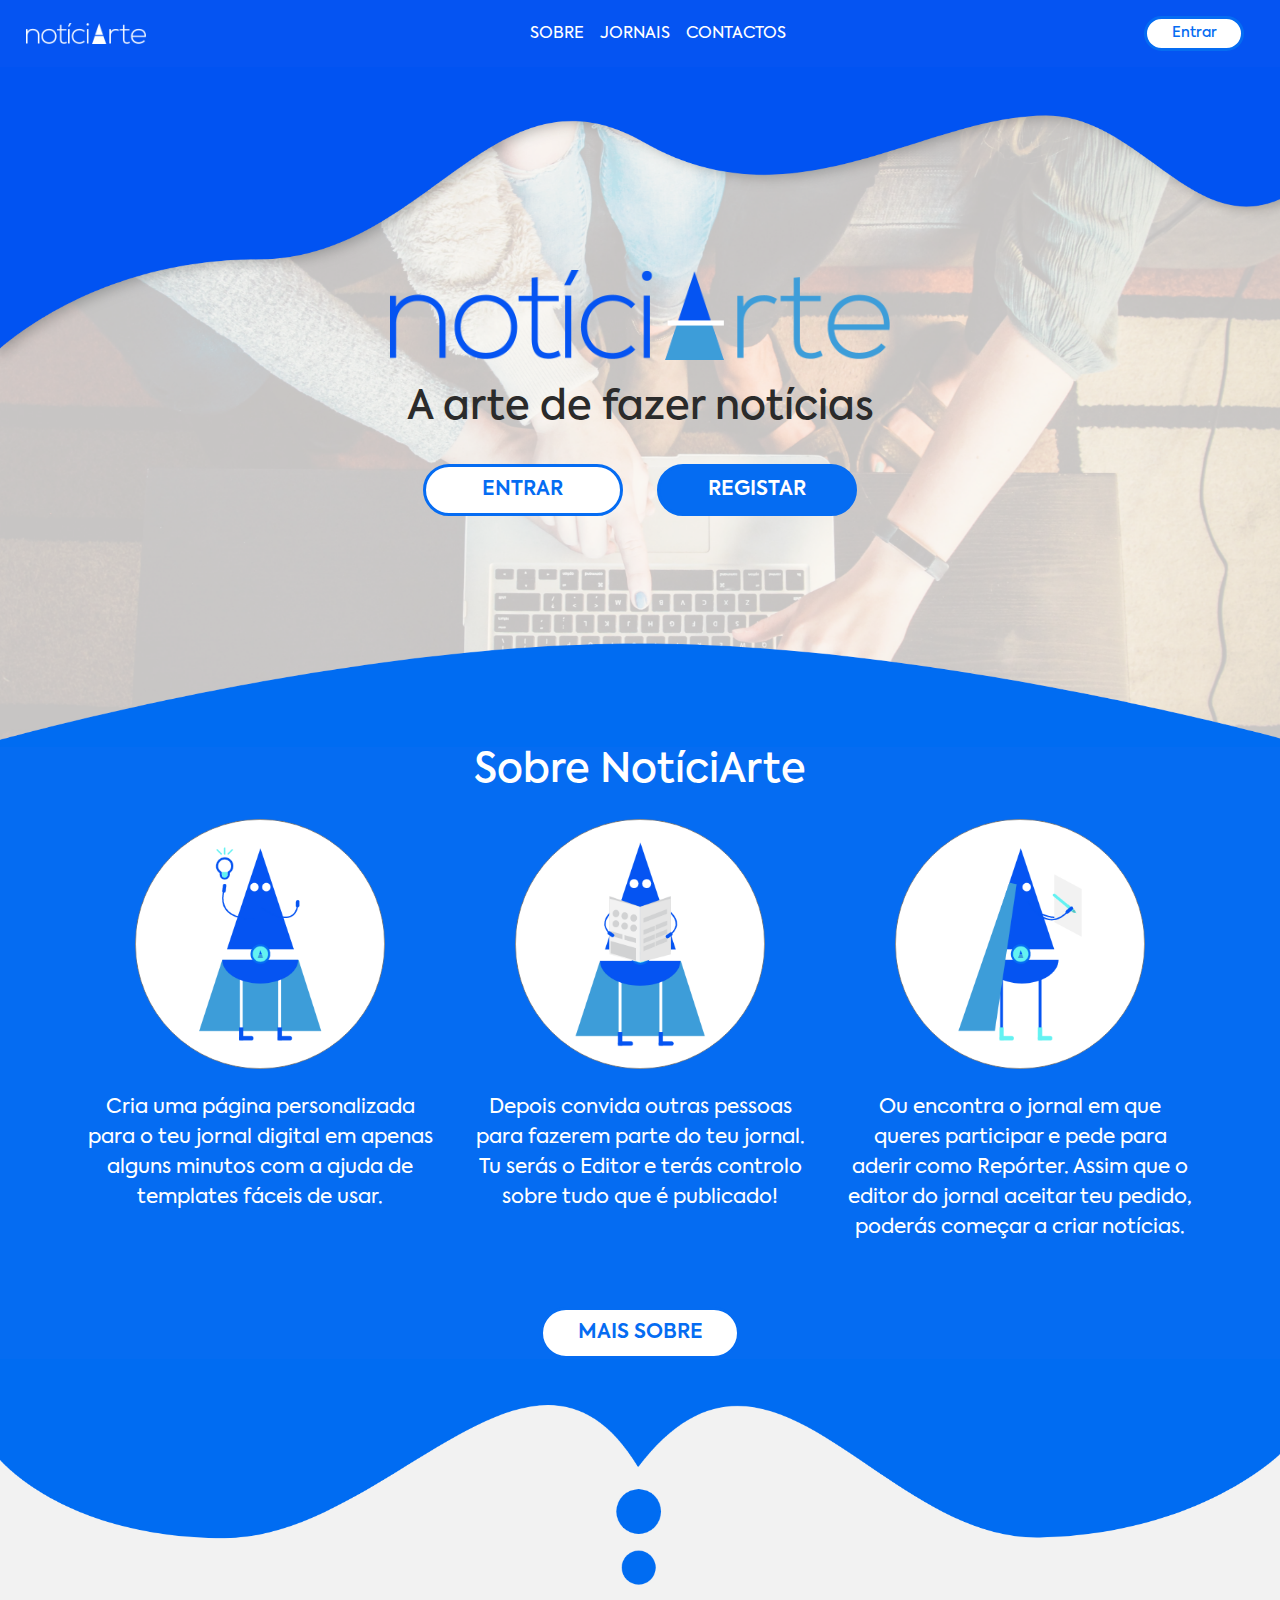
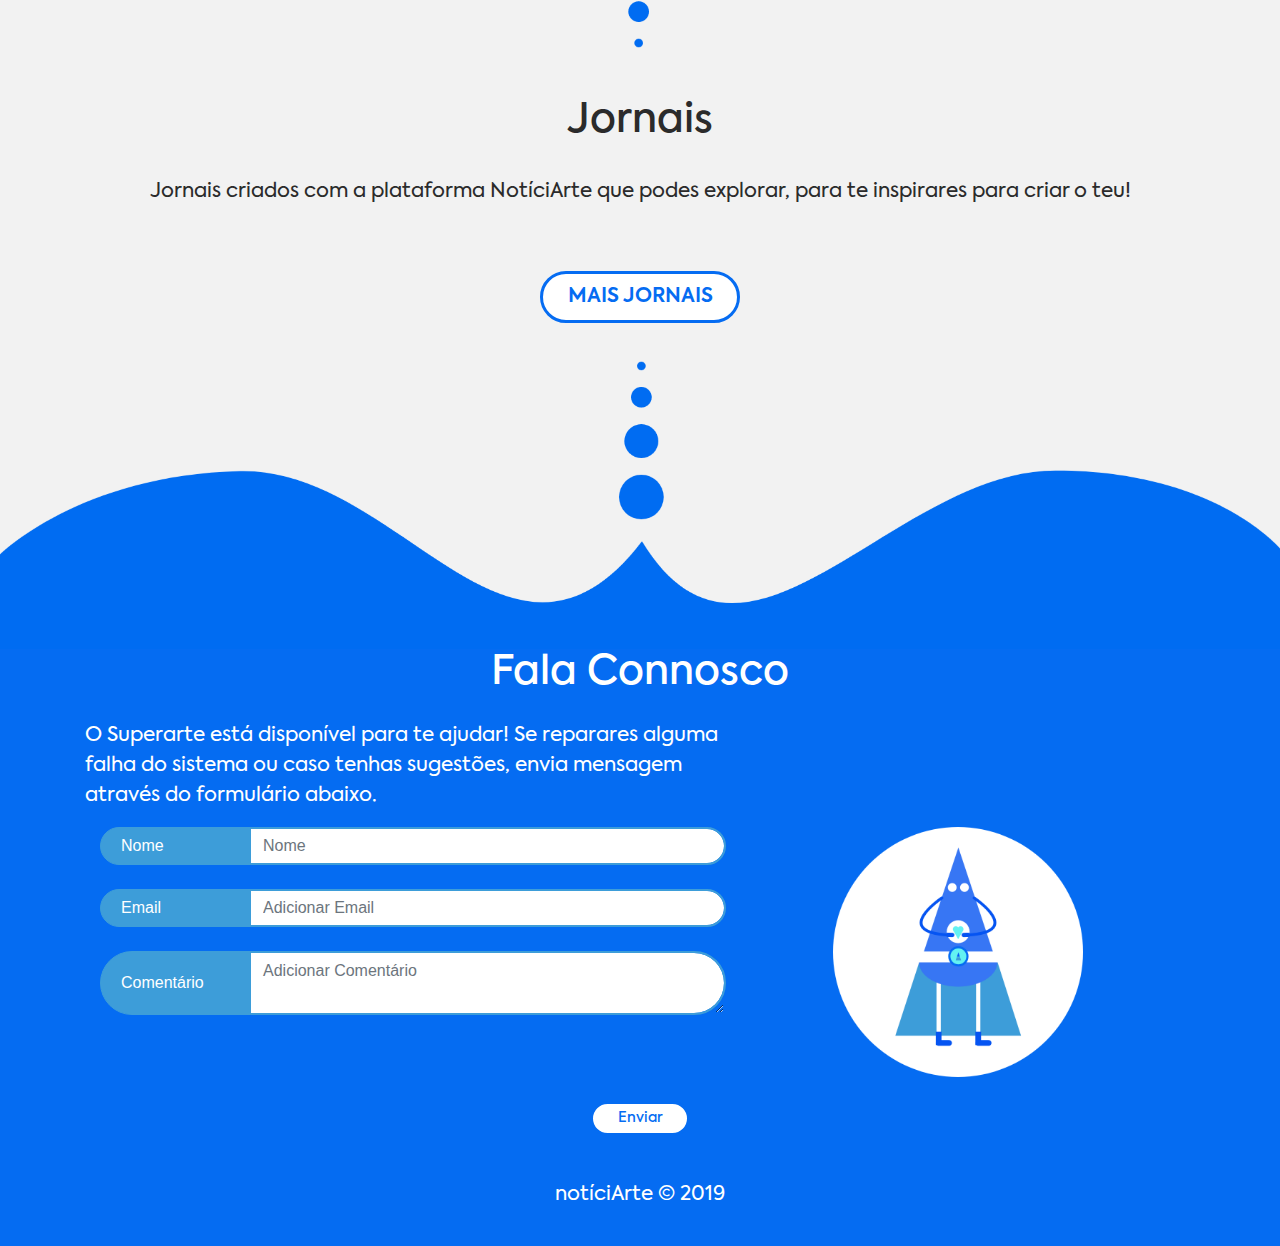
<file: index.html>
<!DOCTYPE html>
<html lang="pt">
<head>
    <meta charset="UTF-8">
    <title>Noticiarte</title>
    <link rel="stylesheet" href="./css/bootstrap.min.css">
    <link rel="stylesheet" href="./css/bootstrap-grid.min.css">
    <link rel="stylesheet" href="./css/bootstrap-reboot.min.css">
    <link rel="stylesheet" href="./css/fonts-axiforma.css">
    <link rel="stylesheet" href="./css/style.css">

</head>
<body>

<nav class="navbar navbar-expand-lg navbar-dark bg-dark fixed-top nav-blue">
     <a class="navbar-brand" href="index.html"><img src="imagens/logo_negativo.png" alt="notíciArte" class="noticiarte-nav"></a>
     <button class="navbar-toggler" type="button" data-toggle="collapse" data-target="#navbarTogglerDemo02" aria-controls="navbarTogglerDemo02" aria-expanded="false" aria-label="Toggle navigation">
         <span class="navbar-toggler-icon"></span>
     </button>

     <div class="collapse navbar-collapse justify-content-between align-items-center w-100" id="navbarTogglerDemo02">
         <ul class="navbar-nav mx-auto mt-2 mt-lg-0">
             <li class="nav-item active">
                 <a class="nav-link" href="index.html#b1">Sobre</a>
             </li>
             <li class="nav-item active">
                 <a class="nav-link" href="index.html#b2">Jornais</a>
             </li>
             <li class="nav-item active">
                 <a class="nav-link" href="index.html#b3">Contactos</a>
             </li>
         </ul>
         <form class="form-inline my-2 my-lg-0">
             <a href="#" class="btn btn-sm btn-outline-primary my-2 my-sm-0" id="btn-outline-entrar">
                 Entrar
             </a> <!-- Falta o link para o login -->
         </form>
     </div>
 </nav>

<div class="jumbotron text-center jumbotron-fluid bg-dark">
    <div class="container">
        <img src="imagens/logo_cores.png" class="img-jumbo">
        <br>
        <br>
        <h2>A arte de fazer notícias</h2>
        <br>
        <a href="#" class="btn btn-lg btn-outline-primary">Entrar</a>
        <a href="#" class="btn btn-lg btn-primary" id="btn-jumbo">Registar</a>
    </div> <!-- Faltam os links para o login e o registo -->
</div>

<div class="container-fluid container-blue container-1" id="b1">
    <div class="container justify-content-center">
        <div class="row justify-content-center">
            <h2 class="negative">Sobre NotíciArte</h2>
            <br>
            <br>
            <br>
        </div>
        <div class="row">
            <div class="col-lg-4 text-center">
                <img src="imagens/super1.png" class="img-super">
                <br>
                <p class="negative">Cria uma página personalizada para o teu jornal digital em apenas alguns minutos com
                    a ajuda de templates fáceis de usar.</p>
                <br>
                <br>
            </div>
            <div class="col-lg-4 text-center">
                <img src="imagens/Super2.png" class="img-super">
                <br>
                <p class="negative">Depois convida outras pessoas para fazerem parte do teu jornal. Tu serás o Editor e
                    terás controlo sobre tudo que é publicado!</p>
                <br>
                <br>
            </div>
            <div class="col-lg-4 text-center">
                <img src="imagens/Super3.png" class="img-super">
                <br>
                <p class="negative">Ou encontra o jornal em que queres participar e pede para aderir como Repórter.
                    Assim que o editor do jornal aceitar teu pedido, poderás começar a criar notícias.</p>
                <br>
                <br>
            </div>
        </div>
        <div class="row justify-content-center">
            <a href="sobre.html" class="btn btn-lg btn-outline-primary" id="btn-outline-sobre">Mais Sobre</a>
        </div>
    </div>
</div>

<img src="imagens/blue1.png" class="img-blue">

<div class="container">
    <div class="row justify-content-center">
        <h2 id="b2">Jornais</h2>
    </div>
    <br>
    <div class="row">
        <div class="col justify-content-center">
            <p class="text-center">Jornais criados com a plataforma NotíciArte que podes explorar, para te inspirares
                para criar o teu!</p>
        </div>
    </div>
</div>
<br>

<div class="container">
    <div class="row jornal">
        <!-- JS jornais -->
        <!-- Botão Ver não leva à página do jornal -->
    </div>

</div>


<br>
<div class="container text-center">
    <a href="jornais.html" class="btn btn-lg btn-outline-primary">Mais Jornais</a>
    <br>
    <br>
</div>

<img src="imagens/blue2.png" class="img-blue2">

<div class="container-fluid container-blue">
    <div class="container">
        <div class="row justify-content-center">
            <h2 class="negative" id="b3">Fala Connosco</h2>
            <br>
            <br>
            <br>
        </div>
        <div class="row">
            <div class="col-lg-7">
                <p class="negative">O Superarte está disponível para te ajudar! Se reparares alguma falha do sistema ou
                    caso tenhas sugestões, envia mensagem através do formulário abaixo.</p>

            </div>
        </div>
        <form id="myform">
            <div class="container">
                <div class="form-row">
                    <div class="col-lg-7 mb-3">
                        <div class="input-group">
                            <div class="input-group-prepend">
                                <span class="input-group-text input-group-1 form-rounded">Nome</span>
                            </div>
                            <input type="text" id="name" class="form-control form-control-1 form-rounded"
                                   placeholder="Nome" required>
                        </div>
                        <br>
                        <div class="input-group">
                            <div class="input-group-prepend">
                                <span class="input-group-text input-group-1 form-rounded">Email</span>
                            </div>
                            <input type="email" id="email" class="form-control form-control-1 form-rounded"
                                   placeholder="Adicionar Email" required>
                        </div>
                        <br>
                        <div class="input-group">
                            <div class="input-group-prepend">
                                <span class="input-group-text input-group-1 form-rounded">Comentário</span>
                            </div>
                            <label for="comment"></label><textarea type="text" id="comment"
                                                                   class="form-control form-control-1 form-rounded"
                                                                   placeholder="Adicionar Comentário"
                                                                   required></textarea>
                        </div>
                        <br>
                    </div>
                    <div class="col-lg-5 text-center">
                        <img src="imagens/super4.png" class="img-super">
                        <br>
                    </div>
                </div>
                <div class="row justify-content-center">
                    <button type="submit" class="btn btn-sm btn-outline-primary" id="btn-outline-enviar">Enviar</button>
                </div> <!-- Botão Enviar não envia nada -->
                <br>
            </div>
        </form>
    </div>

</div>


<footer>
    <div class="container">
        <div class="row justify-content-center align-items-center">
            <p class="negative">notíciArte &copy; 2019</p>
        </div>
    </div>

</footer>

</body>

<script src="https://code.jquery.com/jquery-3.2.1.slim.min.js"
        integrity="sha384-KJ3o2DKtIkvYIK3UENzmM7KCkRr/rE9/Qpg6aAZGJwFDMVNA/GpGFF93hXpG5KkN"
        crossorigin="anonymous"></script>
<script src="https://cdnjs.cloudflare.com/ajax/libs/popper.js/1.12.9/umd/popper.min.js"
        integrity="sha384-ApNbgh9B+Y1QKtv3Rn7W3mgPxhU9K/ScQsAP7hUibX39j7fakFPskvXusvfa0b4Q"
        crossorigin="anonymous"></script>
<script src="js/bootstrap.min.js"></script>
<script src="js/bootstrap.bundle.min.js"></script>
<script src="https://ajax.googleapis.com/ajax/libs/jquery/3.3.1/jquery.min.js">
</script>

<!-- Script to get JSON file and display its content -->
<script type = "text/javascript" language="javascript">


    $(document).ready(function(){

        $.ajax({
            url: 'http://noticiarte.ddns.net/api/jornais',
            method: 'GET',
            type: 'json',
            success: function (res) {
                console.log(res);
                // largura da resposta - res.length
                for (var position = 0; position < 3; position++) {
                    console.log(position);
                    $('.jornal').append(
                        '<div class="col-lg-4">' +
                        '<div class="card">' +
                        '<img src="http://noticiarte.ddns.net/uploads/' + res[position].imagem_jornal + '" class="card-img-top" alt="imagem jornal">' +
                        '<div class="card-body">' +
                        '<h4 class="card-title">' + res[position].nome_jornal + '</h4>' +
                        '<p class="card-text">' + res[position].descricao + '</p>' +
                        '<a href="#" class="btn btn-sm btn-secondary">Ver</a>' +
                        '</div>' +
                        '</div>' +
                        '<br>' +
                        '</div>');
                        /*'<h2>'+res[position].nome_jornal +'</h2>'+
                        '<div class="descricao">'+
                            '<p>'+ res[position].descricao + '</p>'+
                            '<img src="http://noticiarte.ddns.net/uploads/' + res[position].imagem_jornal + '">' +
                        '</div>');*/
                }
            },
            error: function (error) {
                console.log(error);
            }
        });
    });
</script>
</html>
</file>
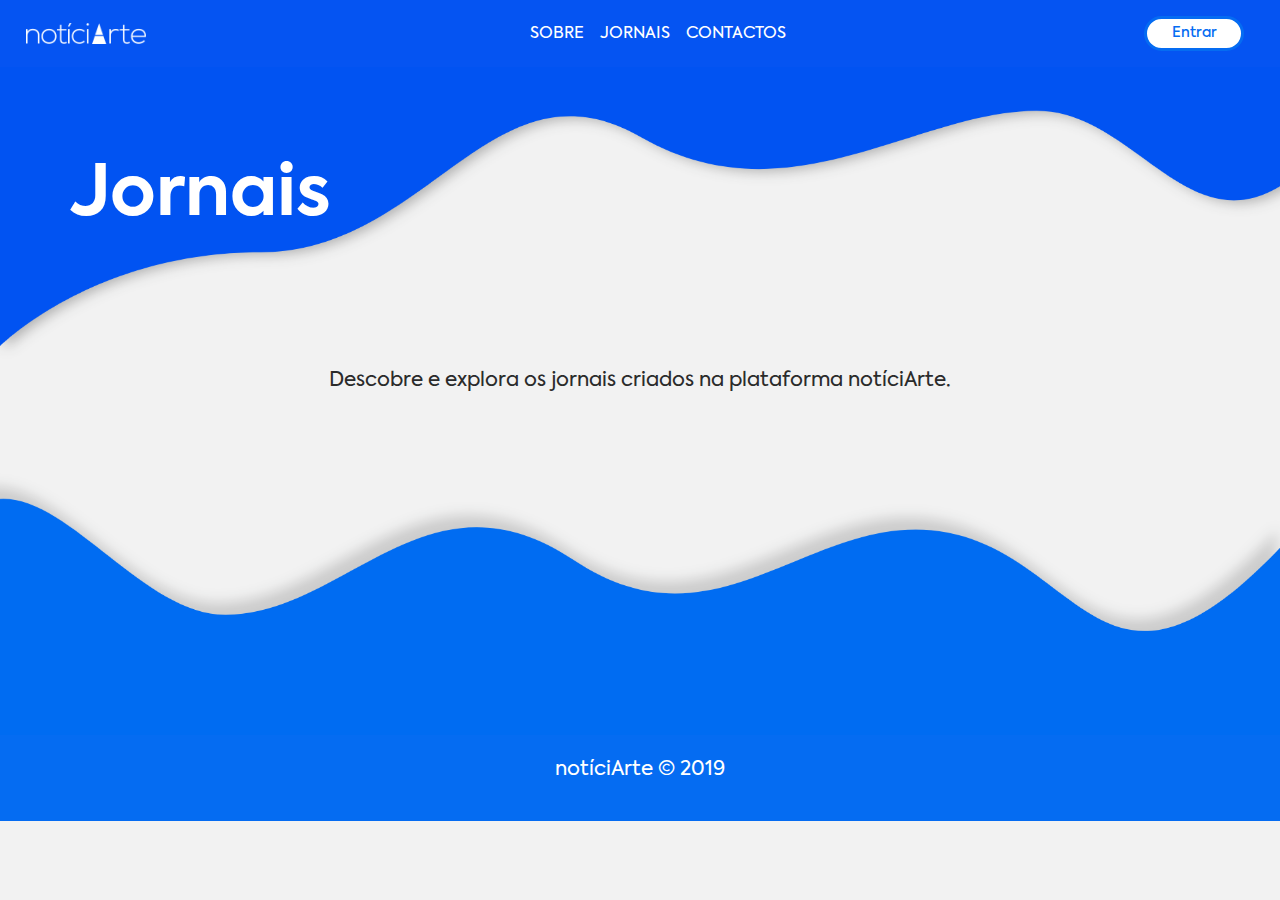
<file: jornais.html>
<!DOCTYPE html>
<html lang="pt">
<head>
    <meta charset="UTF-8">
    <title>Noticiarte - Jornais</title>
    <link rel="stylesheet" href="css/bootstrap.css">
    <link rel="stylesheet" href="css/bootstrap.min.css">
    <link rel="stylesheet" href="css/bootstrap-grid.css">
    <link rel="stylesheet" href="css/bootstrap-grid.min.css">
    <link rel="stylesheet" href="css/bootstrap-reboot.css">
    <link rel="stylesheet" href="css/bootstrap-reboot.min.css">
    <link rel="stylesheet" href="css/fonts-axiforma.css">
    <link rel="stylesheet" href="css/style.css">
</head>
<body>

<nav class="navbar navbar-expand-lg navbar-dark bg-dark fixed-top nav-blue">
    <a class="navbar-brand" href="index.html"><img src="imagens/logo_negativo.png" alt="notíciArte" class="noticiarte-nav"></a>
    <button class="navbar-toggler" type="button" data-toggle="collapse" data-target="#navbarTogglerDemo02" aria-controls="navbarTogglerDemo02" aria-expanded="false" aria-label="Toggle navigation">
        <span class="navbar-toggler-icon"></span>
    </button>

    <div class="collapse navbar-collapse justify-content-between align-items-center w-100" id="navbarTogglerDemo02">
        <ul class="navbar-nav mx-auto mt-2 mt-lg-0">
            <li class="nav-item active">
                <a class="nav-link" href="index.html#b1">Sobre</a>
            </li>
            <li class="nav-item active">
                <a class="nav-link" href="index.html#b2">Jornais</a>
            </li>
            <li class="nav-item active">
                <a class="nav-link" href="index.html#b3">Contactos</a>
            </li>
        </ul>
        <form class="form-inline my-2 my-lg-0">
            <a href="#" class="btn btn-sm btn-outline-primary my-2 my-sm-0" id="btn-outline-entrar">
                Entrar
            </a> <!-- Falta o link para o login -->
        </form>
    </div>
</nav>


<img src="imagens/blueTop.png" class="img-blue3">

<div class="container">
    <div class="row">
        <h1 class="negative h1-sobre">Jornais</h1>
    </div>
</div>

<div class="container">
    <div class="row">
        <div class="col justify-content-center jornais-texto">
            <p class="text-center">Descobre e explora os jornais criados na plataforma notíciArte.</p>
        </div>
    </div>
</div>

<div class="container">
    <div class="row jornaisTodos"></div>
    <!-- JS jornais -->
    <!-- Botão Ver não leva à página do jornal -->
</div>

<img src="imagens/blue4.png" class="img-blue2">

<footer>
    <div class="container">
        <div class="row justify-content-center align-items-center">
            <p class="negative">notíciArte &copy; 2019</p>
        </div>
    </div>

</footer>

</body>

<script src="https://code.jquery.com/jquery-3.2.1.slim.min.js"
        integrity="sha384-KJ3o2DKtIkvYIK3UENzmM7KCkRr/rE9/Qpg6aAZGJwFDMVNA/GpGFF93hXpG5KkN"
        crossorigin="anonymous"></script>
<script src="https://cdnjs.cloudflare.com/ajax/libs/popper.js/1.12.9/umd/popper.min.js"
        integrity="sha384-ApNbgh9B+Y1QKtv3Rn7W3mgPxhU9K/ScQsAP7hUibX39j7fakFPskvXusvfa0b4Q"
        crossorigin="anonymous"></script>
<script src="js/bootstrap.min.js"></script>
<script src="js/bootstrap.bundle.min.js"></script>
<script src="https://ajax.googleapis.com/ajax/libs/jquery/3.3.1/jquery.min.js"></script>

<!-- Script to get JSON file and display its content -->
<script type = "text/javascript" language="javascript">


    $(document).ready(function(){

        $.ajax({
            url: 'http://noticiarte.ddns.net/api/jornais',
            method: 'GET',
            type: 'json',
            success: function (res) {
                console.log(res);
                // largura da resposta - res.length
                for (var position = 0; position < res.length; position++) {
                    console.log(position);
                    $('.jornaisTodos').append(
                        '<div class="col-lg-4">' +
                        '<div class="card">' +
                        '<img src="http://noticiarte.ddns.net/uploads/' + res[position].imagem_jornal + '" class="card-img-top" alt="imagem jornal">' +
                        '<div class="card-body">' +
                        '<h4 class="card-title">' + res[position].nome_jornal + '</h4>' +
                        '<p class="card-text">' + res[position].descricao + '</p>' +
                        '<a href="#" class="btn btn-sm btn-secondary">Ver</a>' + /* Este botão precisa levar para a página de cada jornal */
                        '</div>' +
                        '</div>' +
                        '<br>' +
                        '</div>');
                }
            },
            error: function (error) {
                console.log(error);
            }
        });
    });
</script>

</html>
</file>
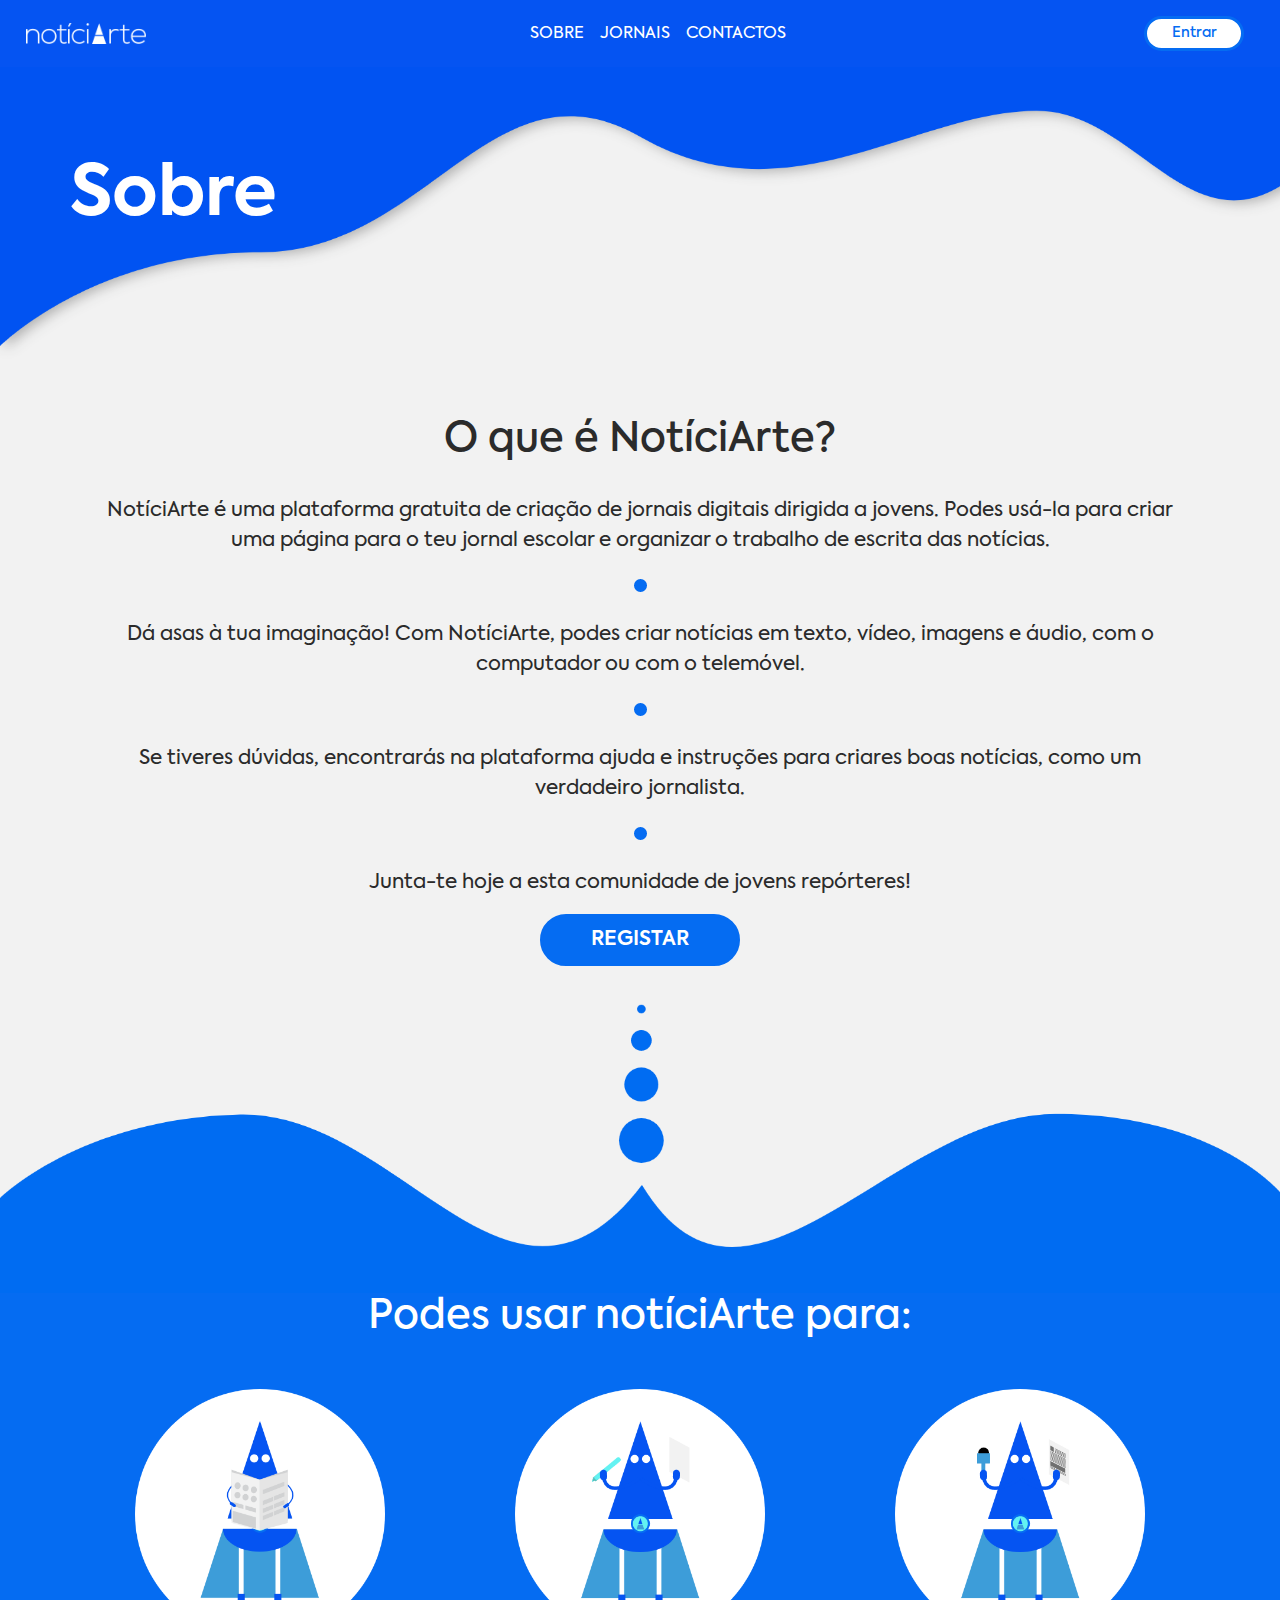
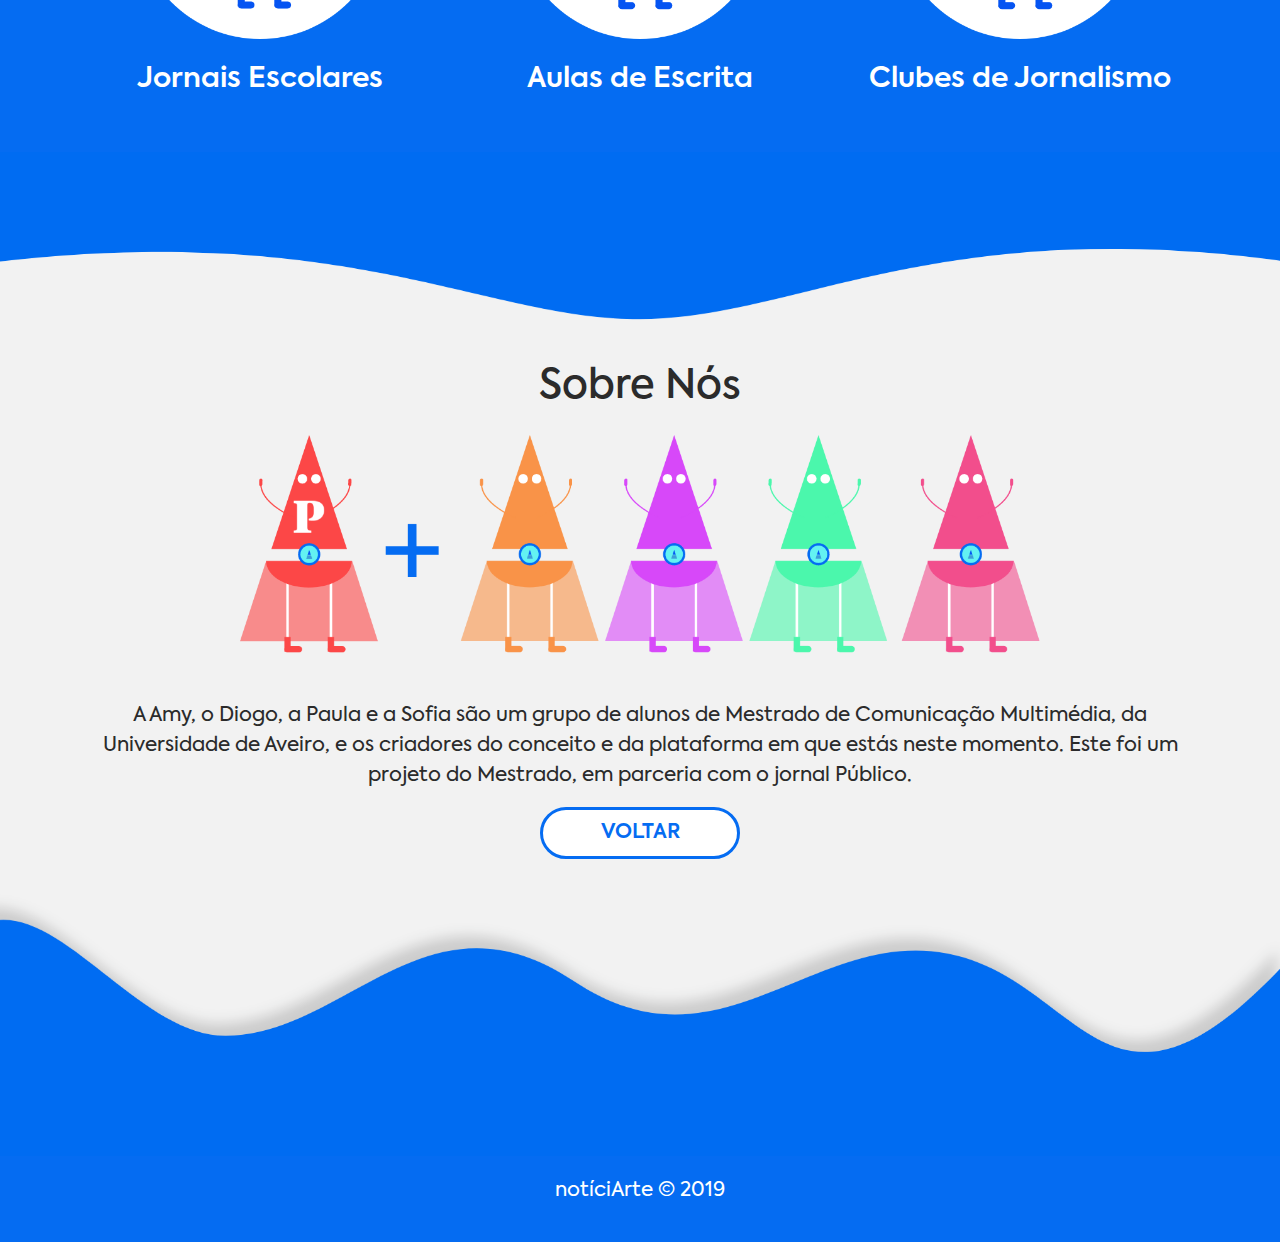
<file: sobre.html>
<!DOCTYPE html>
<html lang="pt">
<head>
    <meta charset="UTF-8">
    <title>Noticiarte - Sobre</title>
    <link rel="stylesheet" href="css/bootstrap.css">
    <link rel="stylesheet" href="css/bootstrap.min.css">
    <link rel="stylesheet" href="css/bootstrap-grid.css">
    <link rel="stylesheet" href="css/bootstrap-grid.min.css">
    <link rel="stylesheet" href="css/bootstrap-reboot.css">
    <link rel="stylesheet" href="css/bootstrap-reboot.min.css">
    <link rel="stylesheet" href="css/fonts-axiforma.css">
    <link rel="stylesheet" href="css/style.css">
</head>
<body>

<nav class="navbar navbar-expand-lg navbar-dark bg-dark fixed-top nav-blue">
    <a class="navbar-brand" href="index.html"><img src="imagens/logo_negativo.png" alt="notíciArte" class="noticiarte-nav"></a>
    <button class="navbar-toggler" type="button" data-toggle="collapse" data-target="#navbarTogglerDemo02" aria-controls="navbarTogglerDemo02" aria-expanded="false" aria-label="Toggle navigation">
        <span class="navbar-toggler-icon"></span>
    </button>

    <div class="collapse navbar-collapse justify-content-between align-items-center w-100" id="navbarTogglerDemo02">
        <ul class="navbar-nav mx-auto mt-2 mt-lg-0">
            <li class="nav-item active">
                <a class="nav-link" href="index.html#b1">Sobre</a>
            </li>
            <li class="nav-item active">
                <a class="nav-link" href="index.html#b2">Jornais</a>
            </li>
            <li class="nav-item active">
                <a class="nav-link" href="index.html#b3">Contactos</a>
            </li>
        </ul>
        <form class="form-inline my-2 my-lg-0">
            <a href="#" class="btn btn-sm btn-outline-primary my-2 my-sm-0" id="btn-outline-entrar">
                Entrar
            </a> <!-- Falta o link para o login -->
        </form>
    </div>
</nav>


<img src="imagens/blueTop.png" class="img-blue3">

<div class="container">
    <div class="row">
        <h1 class="negative h1-sobre">Sobre</h1>
    </div>
</div>

<div class="container">
    <div class="row justify-content-center">
        <h2 id="a1">O que é NotíciArte?</h2>
    </div>
    <br>
    <div class="row">
        <div class="col text-center">
            <p>NotíciArte é uma plataforma gratuita de criação de jornais digitais dirigida a jovens. Podes usá-la para criar uma página para o teu jornal escolar e organizar o trabalho de escrita das notícias.</p>
            <img src="imagens/bola.png">
            <br>
            <br>
            <p>Dá asas à tua imaginação! Com NotíciArte, podes criar notícias em texto, vídeo, imagens e áudio, com o computador ou com o telemóvel.</p>
            <img src="imagens/bola.png">
            <br>
            <br>
            <p>Se tiveres dúvidas, encontrarás na plataforma ajuda e instruções para criares boas notícias, como um verdadeiro jornalista.</p>
            <img src="imagens/bola.png">
            <br>
            <br>
            <p>Junta-te hoje a esta comunidade de jovens repórteres!</p>
        </div>
    </div>
</div>

<div class="container justify-content-center">
    <div class="row justify-content-center">
        <a href="#" class="btn btn-lg btn-primary">Registar</a>
    </div> <!-- Falta o link para o registo -->
</div>
<br>

<img src="imagens/blue2.png" class="img-blue2">

<div class="container-fluid container-blue">
    <div class="container">
        <div class="row justify-content-center">
            <h2 class="negative text-center">Podes usar notíciArte para:</h2>
            <br>
            <br>
            <br>
            <br>
        </div>
        <div class="row justify-content-center">
            <div class="col-lg-4 text-center">
                <img src="imagens/sobre1.png" class="img-super">
                <br>
                <h3 class="negative">Jornais Escolares</h3>
                <br>
                <br>
            </div>
            <div class="col-lg-4 text-center">
                <img src="imagens/sobre2.png" class="img-super">
                <br>
                <h3 class="negative">Aulas de Escrita</h3>
                <br>
                <br>
            </div>
            <div class="col-lg-4 text-center">
                <img src="imagens/sobre3.png" class="img-super">
                <br>
                <h3 class="negative">Clubes de Jornalismo</h3>
                <br>
                <br>
            </div>
        </div>
    </div>
</div>

<img src="imagens/blue3.png" class="img-blue2">

<div class="container">
    <div class="row justify-content-center">
        <h2>Sobre Nós</h2>
        <br>
        <br>
        <br>
    </div>
    <div class="row justify-content-center">
        <img src="imagens/super-grupo.png" class="img-super-grupo">
    </div>
    <br>
    <br>
    <div class="row">
        <div class="col justify-content-center">
            <p class="text-center">A Amy, o Diogo, a Paula e a Sofia são um grupo de alunos de Mestrado de Comunicação Multimédia, da Universidade de Aveiro, e os criadores do conceito e da plataforma em que estás neste momento. Este foi um projeto do Mestrado, em parceria com o jornal Público.</p>
        </div>
    </div>
</div>
<div class="container text-center">
    <a href="index.html" class="btn btn-lg btn-outline-primary">Voltar</a>
    <br>
    <br>
</div>

<img src="imagens/blue4.png" class="img-blue2">

<footer>
    <div class="container">
        <div class="row justify-content-center align-items-center">
            <p class="negative">notíciArte &copy; 2019</p>
        </div>
    </div>

</footer>

</body>

<script src="https://code.jquery.com/jquery-3.2.1.slim.min.js" integrity="sha384-KJ3o2DKtIkvYIK3UENzmM7KCkRr/rE9/Qpg6aAZGJwFDMVNA/GpGFF93hXpG5KkN" crossorigin="anonymous"></script>
<script src="https://cdnjs.cloudflare.com/ajax/libs/popper.js/1.12.9/umd/popper.min.js" integrity="sha384-ApNbgh9B+Y1QKtv3Rn7W3mgPxhU9K/ScQsAP7hUibX39j7fakFPskvXusvfa0b4Q" crossorigin="anonymous"></script>
<script src="js/bootstrap.min.js"></script>
<script src="js/bootstrap.bundle.min.js"></script>
</html>
</file>
<file: css/fonts-axiforma.css>
@font-face {
    font-family: "axiforma black";
    src: url("fonts/Kastelov - Axiforma Black.otf") format("opentype");
}

@font-face {
    font-family: "axiforma black italic";
    src: url("fonts/Kastelov - Axiforma Black Italic.otf") format("opentype");
}

@font-face {
    font-family: "axiforma bold";
    src: url("fonts/Kastelov - Axiforma Bold.otf") format("opentype");
}

@font-face {
    font-family: "axiforma bold italic";
    src: url("fonts/Kastelov - Axiforma Bold Italic.otf") format("opentype");
}

@font-face {
    font-family: "axiforma book";
    src: url("fonts/Kastelov - Axiforma Book.otf") format("opentype");
}

@font-face {
    font-family: "axiforma book italic";
    src: url("fonts/Kastelov - Axiforma Book Italic.otf") format("opentype");
}

@font-face {
    font-family: "axiforma extrabold";
    src: url("fonts/Kastelov - Axiforma ExtraBold.otf") format("opentype");
}

@font-face {
    font-family: "axiforma extrabold italic";
    src: url("fonts/Kastelov - Axiforma ExtraBold Italic.otf") format("opentype");
}

@font-face {
    font-family: "axiforma heavy";
    src: url("fonts/Kastelov - Axiforma Heavy.otf") format("opentype");
}

@font-face {
    font-family: "axiforma heavy italic";
    src: url("fonts/Kastelov - Axiforma Heavy Italic.otf") format("opentype");
}

@font-face {
    font-family: "axiforma italic";
    src: url("fonts/Kastelov - Axiforma Italic.otf") format("opentype");
}

@font-face {
    font-family: "axiforma light";
    src: url("fonts/Kastelov - Axiforma Light.otf") format("opentype");
}

@font-face {
    font-family: "axiforma light italic";
    src: url("fonts/Kastelov - Axiforma Light Italic.otf") format("opentype");
}

@font-face {
    font-family: "axiforma medium";
    src: url("fonts/Kastelov - Axiforma Medium.otf") format("opentype");
}

@font-face {
    font-family: "axiforma medium italic";
    src: url("fonts/Kastelov - Axiforma Medium Italic.otf") format("opentype");
}

@font-face {
    font-family: "axiforma regular";
    src: url("fonts/Kastelov - Axiforma Regular.otf") format("opentype");
}

@font-face {
    font-family: "axiforma semibold";
    src: url("fonts/Kastelov - Axiforma SemiBold.otf") format("opentype");
}

@font-face {
    font-family: "axiforma semibold italic";
    src: url("fonts/Kastelov - Axiforma SemiBold Italic.otf") format("opentype");
}

@font-face {
    font-family: "axiforma thin";
    src: url("fonts/Kastelov - Axiforma Thin.otf") format("opentype");
}

@font-face {
    font-family: "axiforma thin italic";
    src: url("fonts/Kastelov - Axiforma Thin Italic.otf") format("opentype");
}
</file>
<file: css/style.css>
/* Texto - tipos de letra, cores, tamanhos */
h1 {
    color: #2b2b2b;
    font-family: "axiforma bold";
}

h2 {
    color: #2b2b2b;
    font-family: "axiforma medium";
    font-size: 250%;
}

h3 {
    color: #2b2b2b;
    font-family: "axiforma semibold";
}

h4 {
    color: #2b2b2b;
    font-family: "axiforma regular";
}

p {
    color: #2b2b2b;
    font-family: "axiforma regular";
    font-size: 20px;
}

h1.negative {
    color: #ffffff;
}

h2.negative {
    color: #ffffff;
}

h3.negative {
    color: #ffffff;
}

h4.negative {
    color: #ffffff;
}

p.negative {
    color: #ffffff;
}



/* Corpo da página - jumbotron, imagens, body */

.jumbotron {
    margin-top: 50px;
    padding-top: 50px;
    text-align: center;
    height: 700px;
    background-image: url("imagens/noti-jumbo.png");
    background-position: top;
    background-size: cover;
    background-repeat: no-repeat;
    display: flex;
    flex-direction: column;
    align-items: center;
    justify-content: center;
}

.img-jumbo {
    max-width: 500px;

}

.container-1 {
    position: relative;
    bottom: 35px;
}

.container-2 {
    position: relative;
    top: 50px;
}



.img-blue {
    width: 100%;
    position: relative;
    bottom: 35px;
}

.img-blue2 {
    width: 100%;
}

.img-blue3 {
    width: 100%;
    position: relative;
    top: 45px;
}

.h1-sobre {
    font-size: 70px;
    position: relative;
    bottom: 170px;
}



.img-super {
    max-width: 250px;
    margin: auto;
    display: block;
}

.img-super-grupo {
    max-width: 800px;
}


body {
    background-color: #F2F2F2;
    background-size: cover;
}


.container-blue {
    background-color: #056CF2;
}

.jornais-texto {
    position: relative;
    bottom: 50px;
}




/* Navbar e footer */

.nav-blue {
    /*width: 100%;  /* i'm assuming full width */
    /*height: 50px; /* change it to desired width */
    background-color: #0554f2 !important; /* change to desired color */
}

.navbar-brand {
    display: inline-block;
    vertical-align: top; /* if you want it vertically middle of the navbar. */
}

.noticiarte-nav {
    width: 120px;
    margin: 10px;
}

.nav-link {
    color: #ffffff;
    font-family: "axiforma regular";
    text-transform: uppercase;
}

.nav-link:hover {
    color: #F2F2F2;
}




footer {
    background-color: #056CF2;
    padding: 20px;
}




/* Botões */
.btn {
    border-radius: 35px;
}

.btn-lg {
    width: 200px;
    text-transform: uppercase;
    font-family: "axiforma semibold";
}

.btn-sm {
    width: 100px;
    font-family: "axiforma medium";
}

.btn-primary {
    color: #FFFFFF;
    background-color: #056CF2;
    border-color: #056CF2;
    border-width: 3px;
}

.btn-primary:hover {
    color: #056CF2;
    background-color: #FFFFFF;
    border-color: #056CF2;
    border-width: 3px;
}

.btn-secondary {
    color: #FFFFFF;
    background-color: #3D9DD9;
    border-color: #3D9DD9;
}

.btn-secondary:hover {
    color: #3D9DD9;
    background-color: #FFFFFF;
    border-color: #3D9DD9;
    border-width: 3px;
}

.btn-danger {
    color: #FFFFFF;
    background-color: #FF3C35;
    border-color: #FF3C35;
}

.btn-danger:hover {
    color: #FF3C35;
    background-color: #FFFFFF;
    border-color: #FF3C35;
    border-width: 3px;
}

.btn-outline-primary {
    color:  #056CF2;
    background-color: #FFFFFF;
    border-color:  #056CF2;
    border-width: 3px;
}

.btn-outline-primary:hover {
    color: #FFFFFF;
    background-color:  #056CF2;
    border-color: #056CF2;
}

#btn-outline-entrar {
    margin-right: 20px;
}

#btn-outline-entrar:hover {
    border-color: #FFFFFF;
}

#btn-jumbo {
    margin-left: 30px;
}


#btn-outline-sobre:hover {
    border-color: #FFFFFF;
}


#btn-outline-enviar:hover {
    border-color: #FFFFFF;
}


#btn-outline-voltar:hover {
    border-color: #FFFFFF;
}



/* Cards */

.card {
    border-radius: 35px;
}

.card-img-top {
    background-color: #0554F2;
    border-top-left-radius: 35px;
    border-top-right-radius: 35px;
}




/* Formulários */
.form-rounded {
    border-radius: 35px;
}

.input-group-1 {
    width: 150px;
    padding-left: 20px;
    color: #FFFFFF;
    background-color: #3D9DD9;
    border-width: 1px;
    border-color: #3D9DD9;
}

.form-control-1 {
    border-width: 2px;
    border-color: #3D9DD9;
}



/* Tamanhos em mobile */
@media only screen and (max-width: 990px){
    body{font-size: 150% !important;}
    p{font-size: 165% !important;}
    h3{font-size: 165% !important;}
    .btn{font-size: 120% !important;}
    .btn-lg{width: 300px !important;}
    .btn-sm{width: 150px !important;}
    .form-rounded{font-size: 120% !important;}
    .input-group-1{width: 200px !important;}
}
</file>
